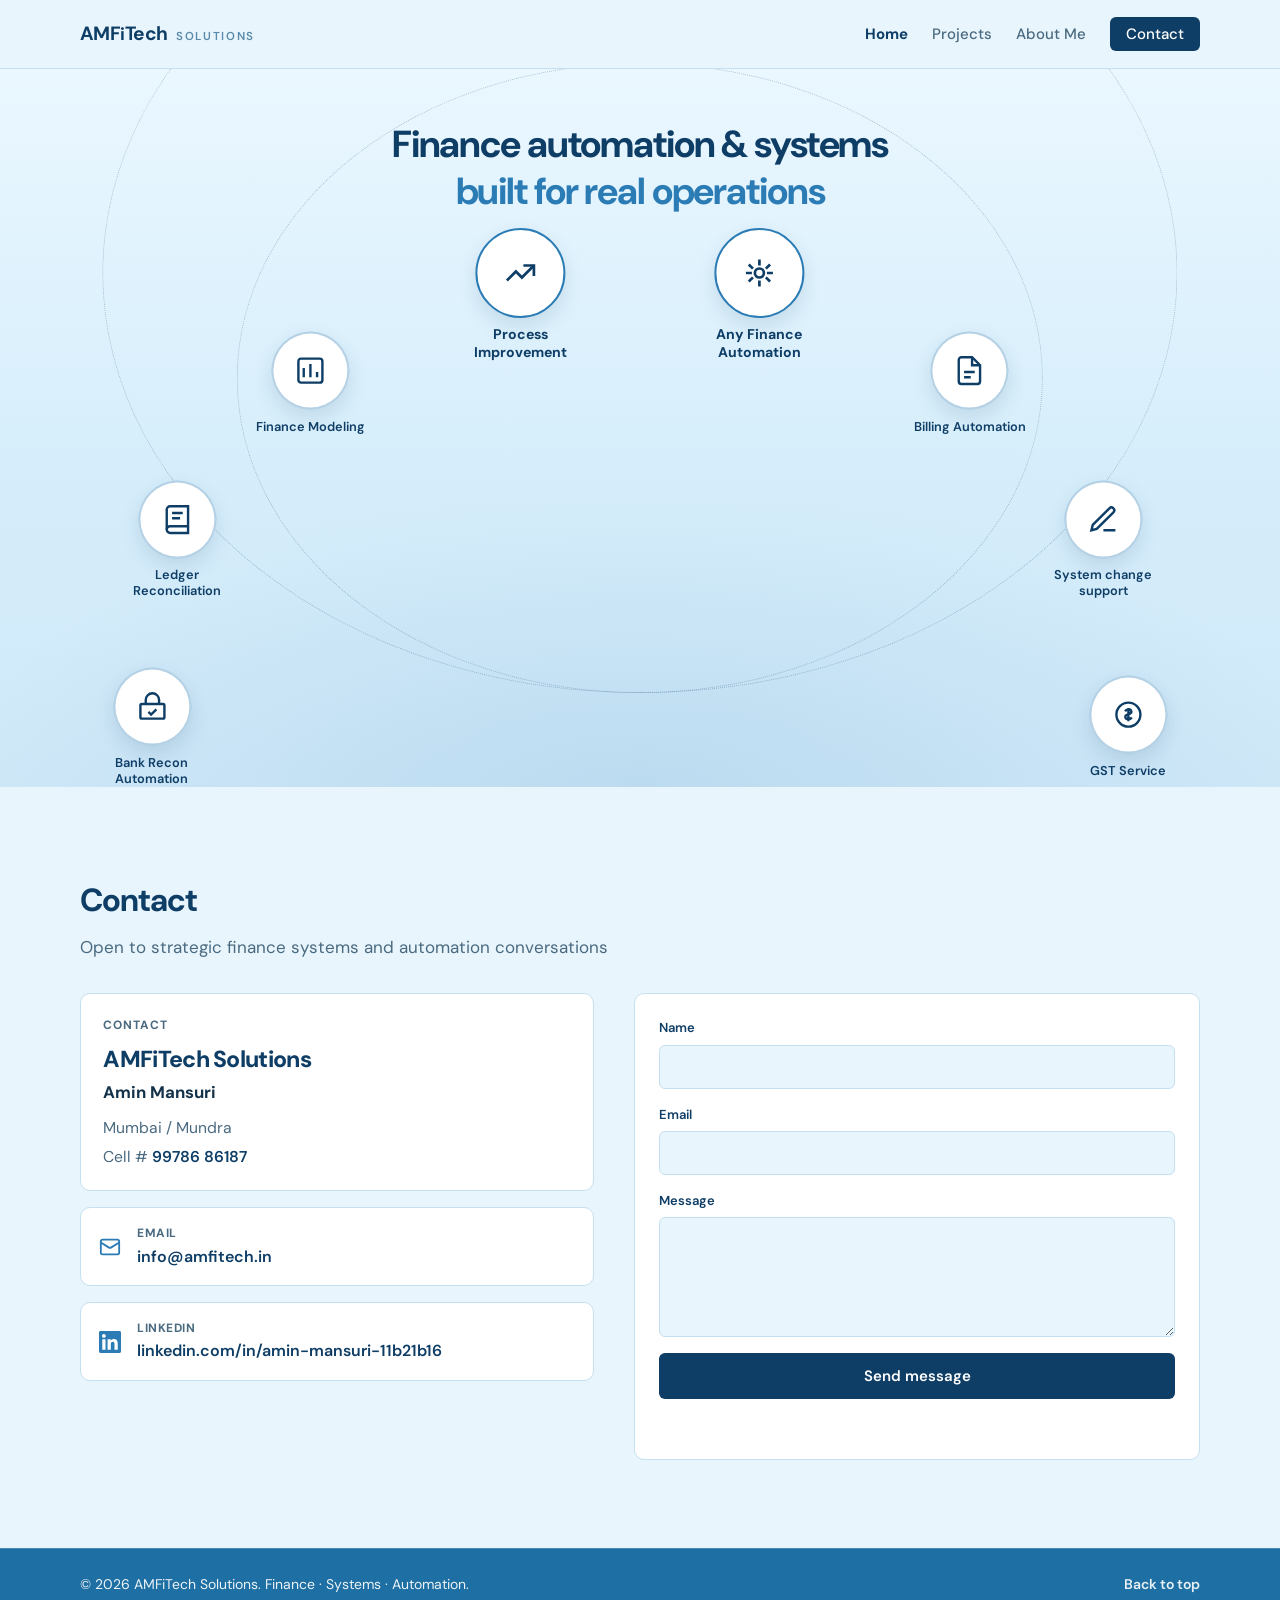
<file: index.html>
<!DOCTYPE html>
<html lang="en">
<head>
  <!-- Google tag (gtag.js) -->
  <script async src="https://www.googletagmanager.com/gtag/js?id=G-T3QS1VEZLN"></script>
  <script>
    window.dataLayer = window.dataLayer || [];
    function gtag(){dataLayer.push(arguments);}
    gtag('js', new Date());
    gtag('config', 'G-T3QS1VEZLN');
  </script>
  <meta charset="UTF-8" />
  <meta name="viewport" content="width=device-width, initial-scale=1.0" />
  <meta name="description" content="AMFiTech Solutions — Amin Mansuri. Finance automation, reconciliation, ERP, GST, and systems support." />
  <title>AMFiTech Solutions | Amin Mansuri</title>
  <link rel="preconnect" href="https://fonts.googleapis.com" />
  <link rel="preconnect" href="https://fonts.gstatic.com" crossorigin />
  <link href="https://fonts.googleapis.com/css2?family=DM+Sans:ital,opsz,wght@0,9..40,400;0,9..40,500;0,9..40,600;0,9..40,700;1,9..40,400&display=swap" rel="stylesheet" />
  <link rel="stylesheet" href="css/styles.css" />
</head>
<body>
  <a class="skip-link" href="#main">Skip to content</a>

  <header class="site-header" id="top">
    <div class="container header-inner">
      <a href="index.html" class="logo" aria-label="AMFiTech Solutions — Home">
        <span class="logo-text">
          <span class="logo-name">AMF<span>i</span>Tech</span>
          <span class="logo-tag">Solutions</span>
        </span>
      </a>
      <button type="button" class="nav-toggle" aria-expanded="false" aria-controls="site-nav" aria-label="Open menu">
        <span class="nav-toggle-bar"></span>
        <span class="nav-toggle-bar"></span>
        <span class="nav-toggle-bar"></span>
      </button>
      <nav class="site-nav" id="site-nav" aria-label="Primary">
        <ul class="nav-list">
          <li><a href="index.html" aria-current="page">Home</a></li>
          <li><a href="projects.html">Projects</a></li>
          <li><a href="about.html">About Me</a></li>
          <li><a href="#contact" class="nav-cta">Contact</a></li>
        </ul>
      </nav>
    </div>
  </header>

  <main id="main">
    <section class="solutions" aria-labelledby="solutions-title">
      <div class="container">
        <h1 id="solutions-title" class="solutions-title reveal">
          Finance automation &amp; systems<br />
          <span>built for real operations</span>
        </h1>
      </div>

      <div class="arc-stage" aria-hidden="false">
        <div class="arc-rings" aria-hidden="true">
          <span class="arc-ring arc-ring-outer"></span>
          <span class="arc-ring arc-ring-inner"></span>
        </div>
        <ul class="arc-list">
          <li class="arc-item" style="--i: 0">
            <a href="#contact" class="service-node">
              <span class="service-icon">
                <svg viewBox="0 0 24 24" fill="none" stroke="currentColor" stroke-width="1.8" aria-hidden="true"><rect x="3" y="10" width="18" height="11" rx="1"/><path d="M7 10V7a5 5 0 0 1 10 0v3"/><path d="m9 16 2 2 4-4"/></svg>
              </span>
              <span class="service-label">Bank Recon Automation</span>
            </a>
          </li>
          <li class="arc-item" style="--i: 1">
            <a href="#contact" class="service-node">
              <span class="service-icon">
                <svg viewBox="0 0 24 24" fill="none" stroke="currentColor" stroke-width="1.8" aria-hidden="true"><path d="M4 19.5A2.5 2.5 0 0 1 6.5 17H20"/><path d="M6.5 2H20v20H6.5A2.5 2.5 0 0 1 4 19.5v-15A2.5 2.5 0 0 1 6.5 2z"/><path d="M8 7h8M8 11h6"/></svg>
              </span>
              <span class="service-label">Ledger Reconciliation</span>
            </a>
          </li>
          <li class="arc-item" style="--i: 2">
            <a href="#contact" class="service-node">
              <span class="service-icon">
                <svg viewBox="0 0 24 24" fill="none" stroke="currentColor" stroke-width="1.8" aria-hidden="true"><rect x="3" y="3" width="18" height="18" rx="2"/><path d="M7 17V10M12 17V7M17 17v-4"/></svg>
              </span>
              <span class="service-label">Finance Modeling</span>
            </a>
          </li>
          <li class="arc-item is-center" style="--i: 3">
            <a href="#contact" class="service-node">
              <span class="service-icon">
                <svg viewBox="0 0 24 24" fill="none" stroke="currentColor" stroke-width="1.8" aria-hidden="true"><path d="M3 17 9 11l4 4 8-8"/><path d="M14 7h7v7"/></svg>
              </span>
              <span class="service-label">Process Improvement</span>
            </a>
          </li>
          <li class="arc-item is-center" style="--i: 4">
            <a href="#contact" class="service-node">
              <span class="service-icon">
                <svg viewBox="0 0 24 24" fill="none" stroke="currentColor" stroke-width="1.8" aria-hidden="true"><path d="M12 3v4M12 17v4M4.9 6.3l2.8 2.8M16.3 14.9l2.8 2.8M3 12h4M17 12h4M4.9 17.7l2.8-2.8M16.3 9.1l2.8-2.8"/><circle cx="12" cy="12" r="3"/></svg>
              </span>
              <span class="service-label">Any Finance Automation</span>
            </a>
          </li>
          <li class="arc-item" style="--i: 5">
            <a href="#contact" class="service-node">
              <span class="service-icon">
                <svg viewBox="0 0 24 24" fill="none" stroke="currentColor" stroke-width="1.8" aria-hidden="true"><path d="M14 2H6a2 2 0 0 0-2 2v16a2 2 0 0 0 2 2h12a2 2 0 0 0 2-2V8z"/><path d="M14 2v6h6M8 13h8M8 17h5"/></svg>
              </span>
              <span class="service-label">Billing Automation</span>
            </a>
          </li>
          <li class="arc-item" style="--i: 6">
            <a href="#contact" class="service-node">
              <span class="service-icon">
                <svg viewBox="0 0 24 24" fill="none" stroke="currentColor" stroke-width="1.8" aria-hidden="true"><path d="M12 20h9"/><path d="M16.5 3.5a2.1 2.1 0 0 1 3 3L7 19l-4 1 1-4 12.5-12.5z"/></svg>
              </span>
              <span class="service-label">System change support</span>
            </a>
          </li>
          <li class="arc-item" style="--i: 7">
            <a href="#contact" class="service-node">
              <span class="service-icon">
                <svg viewBox="0 0 24 24" fill="none" stroke="currentColor" stroke-width="1.8" aria-hidden="true"><circle cx="12" cy="12" r="9"/><path d="M12 7v10M9.5 9.5c.6-1 1.5-1.5 2.5-1.5s2 .6 2.2 1.6c.2 1.2-1 1.8-2.2 2.1-1.3.4-2.5 1-2.3 2.3.2 1.1 1.2 1.5 2.3 1.5s1.9-.5 2.5-1.5"/></svg>
              </span>
              <span class="service-label">GST Service</span>
            </a>
          </li>
        </ul>
      </div>

      <ul class="solutions-grid">
        <li>
          <a href="#contact" class="service-node">
            <span class="service-icon"><svg viewBox="0 0 24 24" fill="none" stroke="currentColor" stroke-width="1.8" aria-hidden="true"><rect x="3" y="10" width="18" height="11" rx="1"/><path d="M7 10V7a5 5 0 0 1 10 0v3"/><path d="m9 16 2 2 4-4"/></svg></span>
            <span class="service-label">Bank Recon Automation</span>
          </a>
        </li>
        <li>
          <a href="#contact" class="service-node">
            <span class="service-icon"><svg viewBox="0 0 24 24" fill="none" stroke="currentColor" stroke-width="1.8" aria-hidden="true"><path d="M4 19.5A2.5 2.5 0 0 1 6.5 17H20"/><path d="M6.5 2H20v20H6.5A2.5 2.5 0 0 1 4 19.5v-15A2.5 2.5 0 0 1 6.5 2z"/><path d="M8 7h8M8 11h6"/></svg></span>
            <span class="service-label">Ledger Reconciliation</span>
          </a>
        </li>
        <li>
          <a href="#contact" class="service-node">
            <span class="service-icon"><svg viewBox="0 0 24 24" fill="none" stroke="currentColor" stroke-width="1.8" aria-hidden="true"><rect x="3" y="3" width="18" height="18" rx="2"/><path d="M7 17V10M12 17V7M17 17v-4"/></svg></span>
            <span class="service-label">Finance Modeling</span>
          </a>
        </li>
        <li>
          <a href="#contact" class="service-node">
            <span class="service-icon"><svg viewBox="0 0 24 24" fill="none" stroke="currentColor" stroke-width="1.8" aria-hidden="true"><path d="M3 17 9 11l4 4 8-8"/><path d="M14 7h7v7"/></svg></span>
            <span class="service-label">Process Improvement</span>
          </a>
        </li>
        <li>
          <a href="#contact" class="service-node">
            <span class="service-icon"><svg viewBox="0 0 24 24" fill="none" stroke="currentColor" stroke-width="1.8" aria-hidden="true"><path d="M12 3v4M12 17v4M4.9 6.3l2.8 2.8M16.3 14.9l2.8 2.8M3 12h4M17 12h4M4.9 17.7l2.8-2.8M16.3 9.1l2.8-2.8"/><circle cx="12" cy="12" r="3"/></svg></span>
            <span class="service-label">Any Finance Automation</span>
          </a>
        </li>
        <li>
          <a href="#contact" class="service-node">
            <span class="service-icon"><svg viewBox="0 0 24 24" fill="none" stroke="currentColor" stroke-width="1.8" aria-hidden="true"><path d="M14 2H6a2 2 0 0 0-2 2v16a2 2 0 0 0 2 2h12a2 2 0 0 0 2-2V8z"/><path d="M14 2v6h6M8 13h8M8 17h5"/></svg></span>
            <span class="service-label">Billing Automation</span>
          </a>
        </li>
        <li>
          <a href="#contact" class="service-node">
            <span class="service-icon"><svg viewBox="0 0 24 24" fill="none" stroke="currentColor" stroke-width="1.8" aria-hidden="true"><path d="M12 20h9"/><path d="M16.5 3.5a2.1 2.1 0 0 1 3 3L7 19l-4 1 1-4 12.5-12.5z"/></svg></span>
            <span class="service-label">System change support</span>
          </a>
        </li>
        <li>
          <a href="#contact" class="service-node">
            <span class="service-icon"><svg viewBox="0 0 24 24" fill="none" stroke="currentColor" stroke-width="1.8" aria-hidden="true"><circle cx="12" cy="12" r="9"/><path d="M12 7v10M9.5 9.5c.6-1 1.5-1.5 2.5-1.5s2 .6 2.2 1.6c.2 1.2-1 1.8-2.2 2.1-1.3.4-2.5 1-2.3 2.3.2 1.1 1.2 1.5 2.3 1.5s1.9-.5 2.5-1.5"/></svg></span>
            <span class="service-label">GST Service</span>
          </a>
        </li>
      </ul>
    </section>

    <section class="section" id="contact" aria-labelledby="contact-title">
      <div class="container">
        <div class="section-head reveal">
          <h2 id="contact-title" class="section-title">Contact</h2>
          <p class="section-intro">Open to strategic finance systems and automation conversations</p>
        </div>
        <div class="contact-grid">
          <div class="contact-direct reveal">
            <div class="contact-card">
              <p class="contact-kicker">Contact</p>
              <p class="contact-company">AMFiTech Solutions</p>
              <p class="contact-person">Amin Mansuri</p>
              <p class="contact-place">Mumbai / Mundra</p>
              <p class="contact-phone">
                Cell # <a href="tel:+919978686187">99786 86187</a>
              </p>
            </div>
            <a href="mailto:info@amfitech.in" class="contact-link">
              <span class="contact-link-icon" aria-hidden="true">
                <svg width="22" height="22" viewBox="0 0 24 24" fill="none" stroke="currentColor" stroke-width="2"><rect x="2" y="4" width="20" height="16" rx="2"/><path d="m22 7-8.97 5.7a1.94 1.94 0 0 1-2.06 0L2 7"/></svg>
              </span>
              <span>
                <span class="contact-link-label">Email</span>
                <span class="contact-link-value">info@amfitech.in</span>
              </span>
            </a>
            <a href="https://www.linkedin.com/in/amin-mansuri-11b21b16" class="contact-link" target="_blank" rel="noopener noreferrer">
              <span class="contact-link-icon" aria-hidden="true">
                <svg width="22" height="22" viewBox="0 0 24 24" fill="currentColor"><path d="M20.447 20.452h-3.554v-5.569c0-1.328-.027-3.037-1.852-3.037-1.853 0-2.136 1.445-2.136 2.939v5.667H9.351V9h3.414v1.561h.046c.477-.9 1.637-1.85 3.37-1.85 3.601 0 4.267 2.37 4.267 5.455v6.286zM5.337 7.433c-1.144 0-2.063-.926-2.063-2.065 0-1.138.92-2.063 2.063-2.063 1.14 0 2.064.925 2.064 2.063 0 1.139-.925 2.065-2.064 2.065zm1.782 13.019H3.555V9h3.564v11.452zM22.225 0H1.771C.792 0 0 .774 0 1.729v20.542C0 23.227.792 24 1.771 24h20.451C23.2 24 24 23.227 24 22.271V1.729C24 .774 23.2 0 22.222 0h.003z"/></svg>
              </span>
              <span>
                <span class="contact-link-label">LinkedIn</span>
                <span class="contact-link-value">linkedin.com/in/amin-mansuri-11b21b16</span>
              </span>
            </a>
          </div>
          <div class="contact-form-wrap reveal">
            <form class="contact-form" id="contact-form" action="https://api.web3forms.com/submit" method="POST">
              <input type="hidden" name="access_key" value="728d4464-3ea1-4f83-969c-48255b19573f" />
              <input type="hidden" name="subject" value="Inquiry from AMFiTech website" />
              <input type="hidden" name="from_name" value="AMFiTech website" />
              <input type="checkbox" name="botcheck" class="honey" tabindex="-1" autocomplete="off" aria-hidden="true" />
              <label class="form-field">
                <span class="form-label">Name</span>
                <input type="text" name="name" required autocomplete="name" />
              </label>
              <label class="form-field">
                <span class="form-label">Email</span>
                <input type="email" name="email" required autocomplete="email" />
              </label>
              <label class="form-field">
                <span class="form-label">Message</span>
                <textarea name="message" rows="4" required></textarea>
              </label>
              <button type="submit" class="btn btn-primary">Send message</button>
              <p class="form-status" id="form-status" role="status" aria-live="polite"></p>
            </form>
          </div>
        </div>
      </div>
    </section>
  </main>

  <footer class="site-footer">
    <div class="container footer-inner">
      <p>© <span id="year"></span> AMFiTech Solutions. Finance · Systems · Automation.</p>
      <a href="#top" class="footer-top">Back to top</a>
    </div>
  </footer>

  <script src="js/main.js"></script>
</body>
</html>
</file>
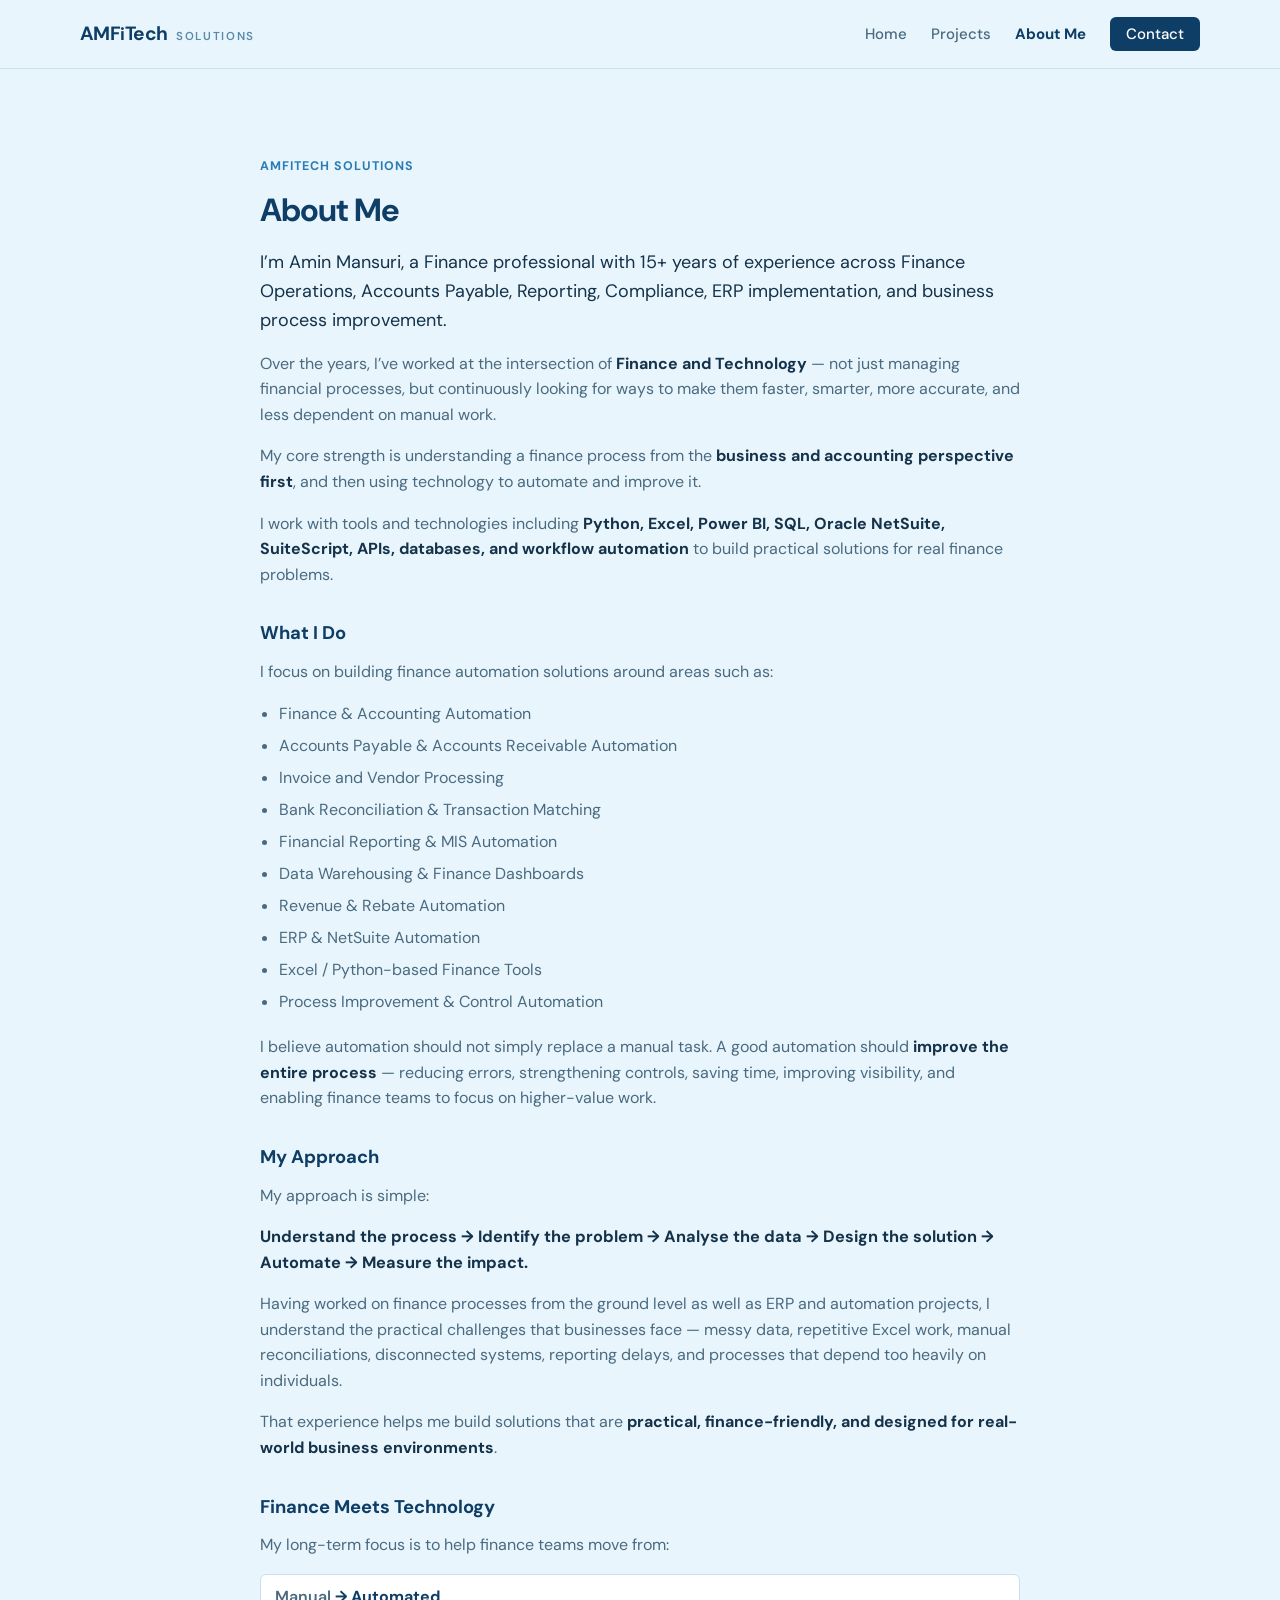
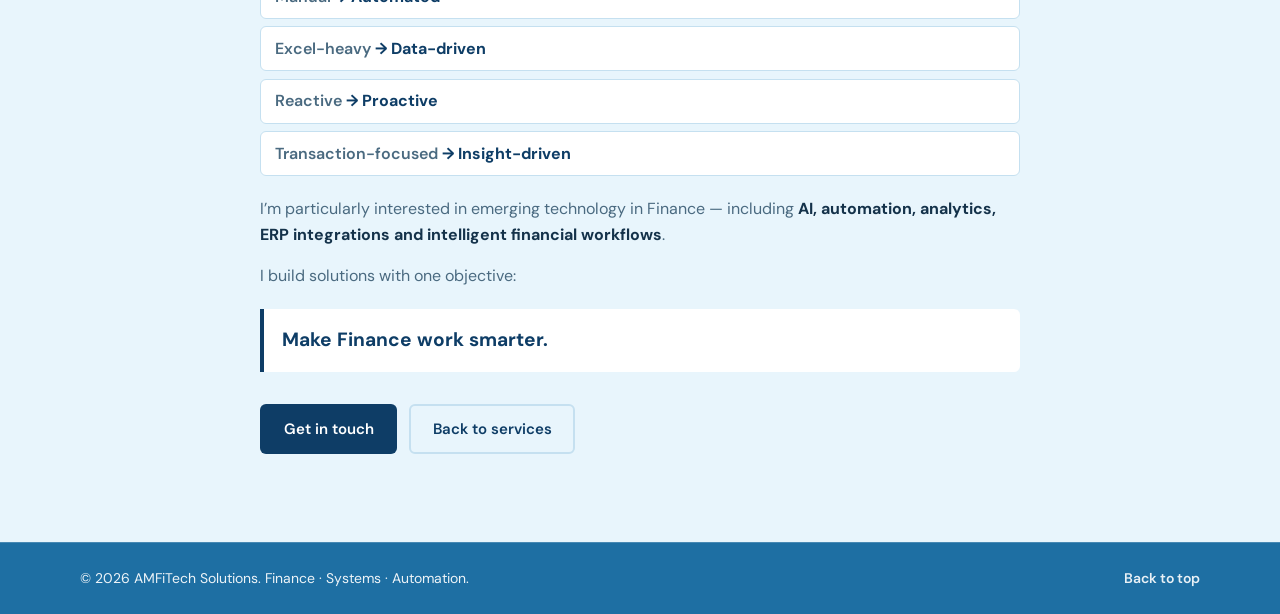
<file: about.html>
<!DOCTYPE html>
<html lang="en">
<head>
  <!-- Google tag (gtag.js) -->
  <script async src="https://www.googletagmanager.com/gtag/js?id=G-T3QS1VEZLN"></script>
  <script>
    window.dataLayer = window.dataLayer || [];
    function gtag(){dataLayer.push(arguments);}
    gtag('js', new Date());
    gtag('config', 'G-T3QS1VEZLN');
  </script>
  <meta charset="UTF-8" />
  <meta name="viewport" content="width=device-width, initial-scale=1.0" />
  <meta name="description" content="About Amin Mansuri — Finance professional with 15+ years across operations, ERP, automation, and process improvement." />
  <title>About Me | AMFiTech Solutions</title>
  <link rel="preconnect" href="https://fonts.googleapis.com" />
  <link rel="preconnect" href="https://fonts.gstatic.com" crossorigin />
  <link href="https://fonts.googleapis.com/css2?family=DM+Sans:ital,opsz,wght@0,9..40,400;0,9..40,500;0,9..40,600;0,9..40,700;1,9..40,400&display=swap" rel="stylesheet" />
  <link rel="stylesheet" href="css/styles.css" />
</head>
<body>
  <a class="skip-link" href="#main">Skip to content</a>

  <header class="site-header" id="top">
    <div class="container header-inner">
      <a href="index.html" class="logo" aria-label="AMFiTech Solutions — Home">
        <span class="logo-text">
          <span class="logo-name">AMF<span>i</span>Tech</span>
          <span class="logo-tag">Solutions</span>
        </span>
      </a>
      <button type="button" class="nav-toggle" aria-expanded="false" aria-controls="site-nav" aria-label="Open menu">
        <span class="nav-toggle-bar"></span>
        <span class="nav-toggle-bar"></span>
        <span class="nav-toggle-bar"></span>
      </button>
      <nav class="site-nav" id="site-nav" aria-label="Primary">
        <ul class="nav-list">
          <li><a href="index.html">Home</a></li>
          <li><a href="projects.html">Projects</a></li>
          <li><a href="about.html" aria-current="page">About Me</a></li>
          <li><a href="index.html#contact" class="nav-cta">Contact</a></li>
        </ul>
      </nav>
    </div>
  </header>

  <main id="main">
    <article class="section about-page" aria-labelledby="about-title">
      <div class="container about-wrap">
        <p class="about-kicker reveal">AMFiTech Solutions</p>
        <h1 id="about-title" class="section-title reveal">About Me</h1>

        <div class="prose reveal">
          <p class="lead">
            I’m Amin Mansuri, a Finance professional with 15+ years of experience across Finance Operations, Accounts Payable, Reporting, Compliance, ERP implementation, and business process improvement.
          </p>
          <p>
            Over the years, I’ve worked at the intersection of <strong>Finance and Technology</strong> — not just managing financial processes, but continuously looking for ways to make them faster, smarter, more accurate, and less dependent on manual work.
          </p>
          <p>
            My core strength is understanding a finance process from the <strong>business and accounting perspective first</strong>, and then using technology to automate and improve it.
          </p>
          <p>
            I work with tools and technologies including <strong>Python, Excel, Power BI, SQL, Oracle NetSuite, SuiteScript, APIs, databases, and workflow automation</strong> to build practical solutions for real finance problems.
          </p>

          <h2 class="prose-subtitle">What I Do</h2>
          <p>I focus on building finance automation solutions around areas such as:</p>
          <ul class="about-list">
            <li>Finance &amp; Accounting Automation</li>
            <li>Accounts Payable &amp; Accounts Receivable Automation</li>
            <li>Invoice and Vendor Processing</li>
            <li>Bank Reconciliation &amp; Transaction Matching</li>
            <li>Financial Reporting &amp; MIS Automation</li>
            <li>Data Warehousing &amp; Finance Dashboards</li>
            <li>Revenue &amp; Rebate Automation</li>
            <li>ERP &amp; NetSuite Automation</li>
            <li>Excel / Python-based Finance Tools</li>
            <li>Process Improvement &amp; Control Automation</li>
          </ul>
          <p>
            I believe automation should not simply replace a manual task. A good automation should <strong>improve the entire process</strong> — reducing errors, strengthening controls, saving time, improving visibility, and enabling finance teams to focus on higher-value work.
          </p>

          <h2 class="prose-subtitle">My Approach</h2>
          <p>My approach is simple:</p>
          <p class="approach-line"><strong>Understand the process → Identify the problem → Analyse the data → Design the solution → Automate → Measure the impact.</strong></p>
          <p>
            Having worked on finance processes from the ground level as well as ERP and automation projects, I understand the practical challenges that businesses face — messy data, repetitive Excel work, manual reconciliations, disconnected systems, reporting delays, and processes that depend too heavily on individuals.
          </p>
          <p>
            That experience helps me build solutions that are <strong>practical, finance-friendly, and designed for real-world business environments</strong>.
          </p>

          <h2 class="prose-subtitle">Finance Meets Technology</h2>
          <p>My long-term focus is to help finance teams move from:</p>
          <ul class="shift-list">
            <li><span>Manual</span> → Automated</li>
            <li><span>Excel-heavy</span> → Data-driven</li>
            <li><span>Reactive</span> → Proactive</li>
            <li><span>Transaction-focused</span> → Insight-driven</li>
          </ul>
          <p>
            I’m particularly interested in emerging technology in Finance — including <strong>AI, automation, analytics, ERP integrations and intelligent financial workflows</strong>.
          </p>
          <p>I build solutions with one objective:</p>
          <blockquote>
            <p>Make Finance work smarter.</p>
          </blockquote>
        </div>

        <div class="about-actions reveal">
          <a href="index.html#contact" class="btn btn-primary">Get in touch</a>
          <a href="index.html" class="btn btn-secondary">Back to services</a>
        </div>
      </div>
    </article>
  </main>

  <footer class="site-footer">
    <div class="container footer-inner">
      <p>© <span id="year"></span> AMFiTech Solutions. Finance · Systems · Automation.</p>
      <a href="#top" class="footer-top">Back to top</a>
    </div>
  </footer>

  <script src="js/main.js"></script>
</body>
</html>
</file>
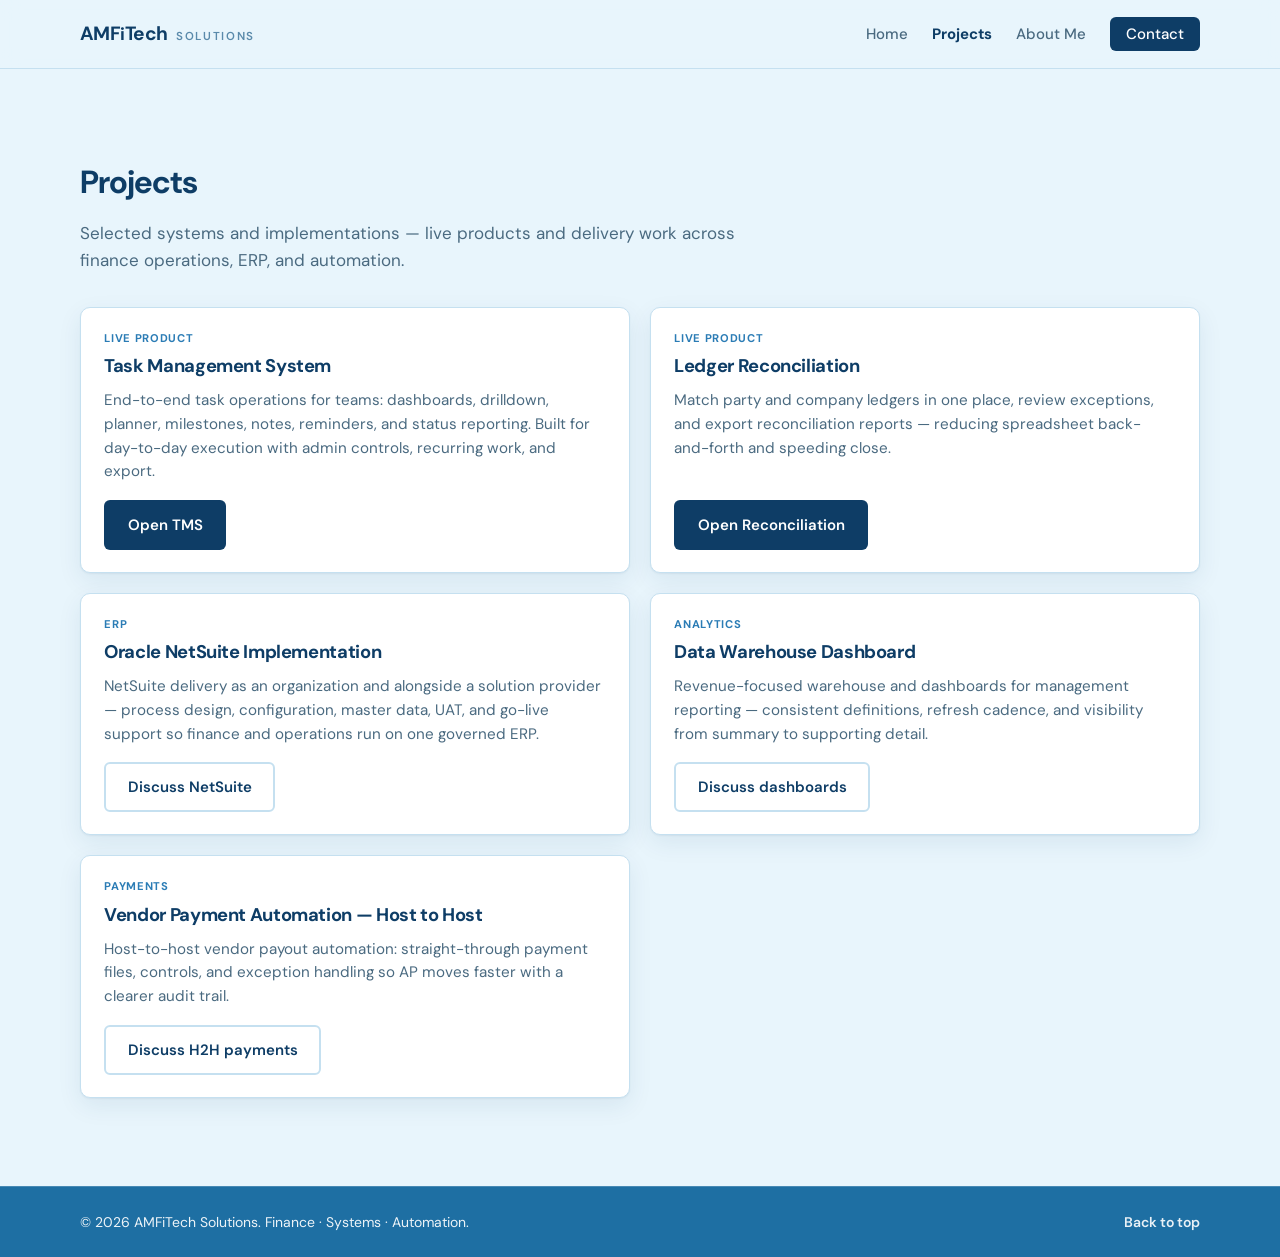
<file: projects.html>
<!DOCTYPE html>
<html lang="en">
<head>
  <!-- Google tag (gtag.js) -->
  <script async src="https://www.googletagmanager.com/gtag/js?id=G-T3QS1VEZLN"></script>
  <script>
    window.dataLayer = window.dataLayer || [];
    function gtag(){dataLayer.push(arguments);}
    gtag('js', new Date());
    gtag('config', 'G-T3QS1VEZLN');
  </script>
  <meta charset="UTF-8" />
  <meta name="viewport" content="width=device-width, initial-scale=1.0" />
  <meta name="description" content="AMFiTech projects — Task Management System, Ledger Reconciliation, NetSuite, data warehouse dashboards, and vendor payment automation." />
  <title>Projects | AMFiTech Solutions</title>
  <link rel="preconnect" href="https://fonts.googleapis.com" />
  <link rel="preconnect" href="https://fonts.gstatic.com" crossorigin />
  <link href="https://fonts.googleapis.com/css2?family=DM+Sans:ital,opsz,wght@0,9..40,400;0,9..40,500;0,9..40,600;0,9..40,700;1,9..40,400&display=swap" rel="stylesheet" />
  <link rel="stylesheet" href="css/styles.css" />
</head>
<body>
  <a class="skip-link" href="#main">Skip to content</a>

  <header class="site-header" id="top">
    <div class="container header-inner">
      <a href="index.html" class="logo" aria-label="AMFiTech Solutions — Home">
        <span class="logo-text">
          <span class="logo-name">AMF<span>i</span>Tech</span>
          <span class="logo-tag">Solutions</span>
        </span>
      </a>
      <button type="button" class="nav-toggle" aria-expanded="false" aria-controls="site-nav" aria-label="Open menu">
        <span class="nav-toggle-bar"></span>
        <span class="nav-toggle-bar"></span>
        <span class="nav-toggle-bar"></span>
      </button>
      <nav class="site-nav" id="site-nav" aria-label="Primary">
        <ul class="nav-list">
          <li><a href="index.html">Home</a></li>
          <li><a href="projects.html" aria-current="page">Projects</a></li>
          <li><a href="about.html">About Me</a></li>
          <li><a href="index.html#contact" class="nav-cta">Contact</a></li>
        </ul>
      </nav>
    </div>
  </header>

  <main id="main">
    <section class="section projects-page" aria-labelledby="projects-title">
      <div class="container">
        <div class="projects-head reveal">
          <h1 id="projects-title" class="section-title">Projects</h1>
          <p class="section-intro">Selected systems and implementations — live products and delivery work across finance operations, ERP, and automation.</p>
        </div>

        <div class="project-grid">
          <article class="project-card reveal">
            <span class="project-card-tag">Live product</span>
            <h2>Task Management System</h2>
            <p>
              End-to-end task operations for teams: dashboards, drilldown, planner, milestones, notes, reminders, and status reporting. Built for day-to-day execution with admin controls, recurring work, and export.
            </p>
            <a class="btn btn-primary" href="https://tms.amfitech.in/" target="_blank" rel="noopener noreferrer">Open TMS</a>
          </article>

          <article class="project-card reveal">
            <span class="project-card-tag">Live product</span>
            <h2>Ledger Reconciliation</h2>
            <p>
              Match party and company ledgers in one place, review exceptions, and export reconciliation reports — reducing spreadsheet back-and-forth and speeding close.
            </p>
            <a class="btn btn-primary" href="https://recon.amfitech.in/" target="_blank" rel="noopener noreferrer">Open Reconciliation</a>
          </article>

          <article class="project-card reveal">
            <span class="project-card-tag">ERP</span>
            <h2>Oracle NetSuite Implementation</h2>
            <p>
              NetSuite delivery as an organization and alongside a solution provider — process design, configuration, master data, UAT, and go-live support so finance and operations run on one governed ERP.
            </p>
            <a class="btn btn-secondary" href="index.html#contact">Discuss NetSuite</a>
          </article>

          <article class="project-card reveal">
            <span class="project-card-tag">Analytics</span>
            <h2>Data Warehouse Dashboard</h2>
            <p>
              Revenue-focused warehouse and dashboards for management reporting — consistent definitions, refresh cadence, and visibility from summary to supporting detail.
            </p>
            <a class="btn btn-secondary" href="index.html#contact">Discuss dashboards</a>
          </article>

          <article class="project-card reveal">
            <span class="project-card-tag">Payments</span>
            <h2>Vendor Payment Automation — Host to Host</h2>
            <p>
              Host-to-host vendor payout automation: straight-through payment files, controls, and exception handling so AP moves faster with a clearer audit trail.
            </p>
            <a class="btn btn-secondary" href="index.html#contact">Discuss H2H payments</a>
          </article>
        </div>
      </div>
    </section>
  </main>

  <footer class="site-footer">
    <div class="container footer-inner">
      <p>© <span id="year"></span> AMFiTech Solutions. Finance · Systems · Automation.</p>
      <a href="#top" class="footer-top">Back to top</a>
    </div>
  </footer>

  <script src="js/main.js"></script>
</body>
</html>
</file>
<file: css/styles.css>
/* —— Design tokens: light sky blue + navy —— */
:root {
  --color-bg: #e8f5fc;
  --color-surface: #ffffff;
  --color-text: #14324a;
  --color-text-muted: #4a6a80;
  --color-border: #c5e0f0;
  --color-navy: #0e3d66;
  --color-navy-hover: #165a8f;
  --color-accent: #2b7cb5;
  --color-grey-fill: #d9eef8;
  --color-gold: #d4a017;
  --color-solutions: #d6eefb;
  --color-footer: #1e6fa3;
  --font: "DM Sans", system-ui, -apple-system, sans-serif;
  --radius: 10px;
  --radius-sm: 6px;
  --shadow: 0 1px 2px rgba(14, 61, 102, 0.06), 0 8px 24px rgba(14, 61, 102, 0.08);
  --header-h: 68px;
  --ease: cubic-bezier(0.25, 0.1, 0.25, 1);
  --transition: 0.22s var(--ease);
}

*,
*::before,
*::after {
  box-sizing: border-box;
}

html {
  scroll-behavior: smooth;
}

@media (prefers-reduced-motion: reduce) {
  html {
    scroll-behavior: auto;
  }
  .reveal {
    opacity: 1 !important;
    transform: none !important;
    transition: none !important;
  }
}

body {
  margin: 0;
  font-family: var(--font);
  font-size: 1rem;
  line-height: 1.6;
  color: var(--color-text);
  background: var(--color-bg);
  -webkit-font-smoothing: antialiased;
}

.skip-link {
  position: absolute;
  top: -100px;
  left: 1rem;
  padding: 0.5rem 1rem;
  background: var(--color-navy);
  color: #fff;
  z-index: 1000;
  border-radius: var(--radius-sm);
  font-weight: 600;
}

.skip-link:focus {
  top: 1rem;
}

.container {
  width: min(1120px, 100% - 2rem);
  margin-inline: auto;
}

.container.narrow {
  width: min(720px, 100% - 2rem);
}

/* —— Header —— */
.site-header {
  position: sticky;
  top: 0;
  z-index: 100;
  background: rgba(232, 245, 252, 0.92);
  backdrop-filter: blur(10px);
  border-bottom: 1px solid var(--color-border);
}

.header-inner {
  display: flex;
  align-items: center;
  justify-content: space-between;
  min-height: var(--header-h);
  gap: 1rem;
}

.logo {
  display: flex;
  align-items: center;
  flex-shrink: 0;
  text-decoration: none;
  color: var(--color-navy);
}

.logo-text {
  display: flex;
  align-items: baseline;
  gap: 0.55rem;
  line-height: 1;
}

.logo-name {
  font-weight: 700;
  font-size: 1.2rem;
  letter-spacing: -0.03em;
  color: var(--color-navy);
}

.logo-name span {
  font-weight: 700;
  font-size: 0.92em;
}

.logo-tag {
  font-weight: 600;
  font-size: 0.72rem;
  letter-spacing: 0.14em;
  text-transform: uppercase;
  color: #5a8aab;
}

.nav-toggle {
  display: none;
  flex-direction: column;
  gap: 5px;
  padding: 0.5rem;
  background: none;
  border: none;
  cursor: pointer;
  border-radius: var(--radius-sm);
}

.nav-toggle-bar {
  width: 22px;
  height: 2px;
  background: var(--color-navy);
  border-radius: 1px;
  transition: transform var(--transition), opacity var(--transition);
}

.nav-toggle[aria-expanded="true"] .nav-toggle-bar:nth-child(1) {
  transform: translateY(7px) rotate(45deg);
}

.nav-toggle[aria-expanded="true"] .nav-toggle-bar:nth-child(2) {
  opacity: 0;
}

.nav-toggle[aria-expanded="true"] .nav-toggle-bar:nth-child(3) {
  transform: translateY(-7px) rotate(-45deg);
}

.nav-list {
  display: flex;
  flex-wrap: wrap;
  align-items: center;
  gap: 0.25rem 1.5rem;
  list-style: none;
  margin: 0;
  padding: 0;
}

.site-nav a {
  color: var(--color-text-muted);
  text-decoration: none;
  font-weight: 500;
  font-size: 0.9375rem;
  transition: color var(--transition);
}

.site-nav a:hover,
.site-nav a:focus-visible {
  color: var(--color-navy);
}

.nav-cta {
  padding: 0.45rem 1rem;
  background: var(--color-navy);
  color: #fff !important;
  border-radius: var(--radius-sm);
  transition: background var(--transition), transform var(--transition);
}

.nav-cta:hover,
.nav-cta:focus-visible {
  background: var(--color-navy-hover);
}

@media (max-width: 768px) {
  .logo-name {
    font-size: 1.05rem;
  }

  .logo-tag {
    font-size: 0.62rem;
    letter-spacing: 0.1em;
  }

  .nav-toggle {
    display: flex;
  }

  .site-nav {
    position: absolute;
    top: var(--header-h);
    left: 0;
    right: 0;
    background: var(--color-surface);
    border-bottom: 1px solid var(--color-border);
    padding: 1rem;
    box-shadow: var(--shadow);
    max-height: 0;
    overflow: hidden;
    opacity: 0;
    visibility: hidden;
    transition: max-height 0.35s var(--ease), opacity 0.25s var(--ease), visibility 0.25s;
  }

  .site-nav.is-open {
    max-height: 440px;
    opacity: 1;
    visibility: visible;
  }

  .nav-list {
    flex-direction: column;
    align-items: stretch;
    gap: 0;
  }

  .site-nav li {
    border-bottom: 1px solid var(--color-border);
  }

  .site-nav li:last-child {
    border-bottom: none;
  }

  .site-nav a {
    display: block;
    padding: 0.75rem 0;
  }

  .nav-cta {
    text-align: center;
    margin-top: 0.5rem;
  }
}

/* —— Sections —— */
.section {
  padding: clamp(3.5rem, 8vw, 5.5rem) 0;
}

.section-alt {
  background: var(--color-grey-fill);
}

.section-title {
  font-size: clamp(1.65rem, 3vw, 2rem);
  font-weight: 700;
  color: var(--color-navy);
  letter-spacing: -0.03em;
  margin: 0 0 0.75rem;
}

.section-head .section-title {
  margin-bottom: 0.5rem;
}

.section-intro {
  color: var(--color-text-muted);
  max-width: 42rem;
  margin: 0;
  font-size: 1.0625rem;
}

.text-center {
  text-align: center;
}

.text-center .section-intro {
  margin-inline: auto;
}

/* —— Solutions arc (home) —— */
.solutions {
  background:
    radial-gradient(ellipse 90% 70% at 50% 100%, rgba(43, 124, 181, 0.12) 0%, transparent 60%),
    linear-gradient(180deg, #eaf7ff 0%, var(--color-solutions) 55%, #cfe8f8 100%);
  color: var(--color-navy);
  padding: clamp(2.25rem, 5vw, 3.25rem) 0 clamp(2.5rem, 6vw, 4rem);
  overflow: hidden;
}

.solutions-title {
  text-align: center;
  font-size: clamp(1.55rem, 3.4vw, 2.35rem);
  font-weight: 700;
  line-height: 1.25;
  letter-spacing: -0.03em;
  margin: 0 auto 0.25rem;
  max-width: 40rem;
  color: var(--color-navy);
}

.solutions-title span {
  color: var(--color-accent);
  font-weight: 700;
}

.arc-stage {
  display: none;
}

.arc-list,
.solutions-grid {
  list-style: none;
  margin: 0;
  padding: 0;
}

.solutions-grid {
  display: grid;
  grid-template-columns: repeat(2, minmax(0, 1fr));
  gap: 1.25rem 0.75rem;
  width: min(720px, 100% - 2rem);
  margin: 2rem auto 0;
}

.service-node {
  display: flex;
  flex-direction: column;
  align-items: center;
  gap: 0.55rem;
  text-align: center;
  text-decoration: none;
  color: inherit;
}

.service-icon {
  display: flex;
  align-items: center;
  justify-content: center;
  width: 72px;
  height: 72px;
  border-radius: 50%;
  background: #fff;
  color: var(--color-navy);
  border: 2px solid rgba(43, 124, 181, 0.35);
  box-shadow: 0 8px 20px rgba(14, 61, 102, 0.12);
  transition: transform var(--transition), box-shadow var(--transition), border-color var(--transition), background var(--transition);
}

.service-icon svg {
  width: 30px;
  height: 30px;
}

.service-node:hover .service-icon,
.service-node:focus-visible .service-icon {
  transform: translateY(-3px) scale(1.04);
  background: var(--color-navy);
  color: #fff;
  border-color: var(--color-navy);
  box-shadow: 0 12px 28px rgba(14, 61, 102, 0.22);
}

.service-label {
  font-size: 0.78rem;
  font-weight: 600;
  line-height: 1.25;
  max-width: 8.5rem;
  color: var(--color-navy);
}

@supports (left: calc(50% + cos(180deg) * 1%)) {
  @media (min-width: 900px) {
    .solutions-grid {
      display: none;
    }

    .arc-stage {
      display: block;
      position: relative;
      width: min(1120px, 100%);
      height: 500px;
      margin: 0.5rem auto 0;
    }

    .arc-rings {
      position: absolute;
      inset: 0;
      pointer-events: none;
    }

    .arc-ring {
      position: absolute;
      left: 50%;
      bottom: 6%;
      border: 1.5px dotted rgba(14, 61, 102, 0.28);
      border-radius: 50%;
      transform: translateX(-50%);
    }

    .arc-ring-outer {
      width: 96%;
      height: 168%;
    }

    .arc-ring-inner {
      width: 72%;
      height: 126%;
    }

    .arc-list {
      position: absolute;
      inset: 0;
    }

    .arc-item {
      --angle: calc(188deg - (var(--i) * (196deg / 7)));
      position: absolute;
      left: calc(50% + cos(var(--angle)) * 44%);
      top: calc(90% - sin(var(--angle)) * 78%);
      transform: translate(-50%, -50%);
      width: 8.2rem;
    }

    .arc-item.is-center .service-icon {
      width: 90px;
      height: 90px;
      border-color: var(--color-accent);
      background: #fff;
    }

    .arc-item.is-center .service-icon svg {
      width: 36px;
      height: 36px;
    }

    .arc-item.is-center .service-label {
      font-size: 0.88rem;
      font-weight: 700;
    }

    .arc-item .service-icon {
      width: 78px;
      height: 78px;
    }

    .arc-item .service-icon svg {
      width: 32px;
      height: 32px;
    }

    .arc-item .service-label {
      font-size: 0.8rem;
      max-width: 8.2rem;
    }
  }
}

@media (max-width: 520px) {
  .solutions-grid {
    grid-template-columns: 1fr 1fr;
    gap: 1.1rem 0.5rem;
  }

  .service-icon {
    width: 62px;
    height: 62px;
  }

  .service-icon svg {
    width: 26px;
    height: 26px;
  }

  .service-label {
    font-size: 0.72rem;
    max-width: 7.5rem;
  }
}

/* —— Buttons —— */
.btn {
  display: inline-flex;
  align-items: center;
  justify-content: center;
  gap: 0.5rem;
  padding: 0.7rem 1.35rem;
  font-family: var(--font);
  font-size: 0.9375rem;
  font-weight: 600;
  border-radius: var(--radius-sm);
  text-decoration: none;
  border: 2px solid transparent;
  cursor: pointer;
  transition: background var(--transition), color var(--transition), border-color var(--transition), transform 0.15s var(--ease);
}

.btn:active {
  transform: scale(0.98);
}

.btn-primary {
  background: var(--color-navy);
  color: #fff;
}

.btn-primary:hover {
  background: var(--color-navy-hover);
  color: #fff;
}

.btn-secondary {
  background: transparent;
  color: var(--color-navy);
  border-color: var(--color-border);
}

.btn-secondary:hover {
  border-color: var(--color-navy);
  background: var(--color-surface);
}

.btn-icon svg {
  flex-shrink: 0;
}

/* —— Prose —— */
.prose .lead {
  font-size: 1.125rem;
  color: var(--color-text);
  margin-top: 0;
}

.prose p {
  color: var(--color-text-muted);
  margin: 0 0 1rem;
}

.prose-subtitle {
  font-size: 1.15rem;
  font-weight: 700;
  color: var(--color-navy);
  margin: 2rem 0 0.65rem;
}

.prose strong {
  color: var(--color-text);
  font-weight: 700;
}

.about-page {
  background: var(--color-bg);
}

.about-wrap {
  width: min(760px, 100% - 2rem);
}

.about-kicker {
  font-size: 0.78rem;
  font-weight: 700;
  letter-spacing: 0.08em;
  text-transform: uppercase;
  color: var(--color-accent);
  margin: 0 0 0.5rem;
}

.about-list {
  margin: 0 0 1.25rem;
  padding-left: 1.2rem;
  color: var(--color-text-muted);
}

.about-list li {
  margin-bottom: 0.4rem;
}

.approach-line {
  color: var(--color-navy) !important;
  font-size: 1.02rem;
  line-height: 1.55;
}

.shift-list {
  list-style: none;
  margin: 0 0 1.25rem;
  padding: 0;
  display: grid;
  gap: 0.45rem;
}

.shift-list li {
  padding: 0.55rem 0.85rem;
  background: var(--color-surface);
  border: 1px solid var(--color-border);
  border-radius: var(--radius-sm);
  font-weight: 700;
  color: var(--color-navy);
}

.shift-list span {
  color: var(--color-text-muted);
  font-weight: 600;
}

.prose blockquote {
  margin: 1.25rem 0 0;
  padding: 1rem 1.15rem;
  border-left: 4px solid var(--color-navy);
  background: var(--color-surface);
  border-radius: 0 var(--radius-sm) var(--radius-sm) 0;
}

.prose blockquote p {
  margin: 0;
  font-size: 1.2rem;
  font-weight: 700;
  color: var(--color-navy);
}

.about-actions {
  display: flex;
  flex-wrap: wrap;
  gap: 0.75rem;
  margin-top: 2rem;
}

/* —— Projects —— */
.projects-page {
  background: var(--color-bg);
}

.projects-head {
  margin-bottom: 2rem;
}

.project-grid {
  display: grid;
  gap: 1.25rem;
}

@media (min-width: 720px) {
  .project-grid {
    grid-template-columns: repeat(2, minmax(0, 1fr));
  }
}

.project-card {
  display: flex;
  flex-direction: column;
  padding: 1.4rem 1.45rem 1.35rem;
  background: var(--color-surface);
  border: 1px solid var(--color-border);
  border-radius: var(--radius);
  box-shadow: var(--shadow);
}

.project-card-tag {
  display: inline-block;
  font-size: 0.7rem;
  font-weight: 700;
  letter-spacing: 0.06em;
  text-transform: uppercase;
  color: var(--color-accent);
  margin: 0 0 0.45rem;
}

.project-card h2 {
  margin: 0 0 0.65rem;
  font-size: 1.15rem;
  font-weight: 700;
  color: var(--color-navy);
  letter-spacing: -0.02em;
  line-height: 1.3;
}

.project-card p {
  margin: 0 0 1rem;
  color: var(--color-text-muted);
  font-size: 0.95rem;
  line-height: 1.55;
  flex: 1;
}

.project-card .btn {
  align-self: flex-start;
}

.site-nav a[aria-current="page"] {
  color: var(--color-navy);
  font-weight: 700;
}

.inline-code {
  font-family: ui-monospace, monospace;
  font-size: 0.9em;
  background: var(--color-grey-fill);
  padding: 0.15em 0.4em;
  border-radius: 4px;
}

/* —— Contact —— */
.contact-grid {
  display: grid;
  gap: 2.5rem;
  margin-top: 2rem;
}

@media (min-width: 800px) {
  .contact-grid {
    grid-template-columns: 1fr 1.1fr;
    align-items: start;
  }
}

.contact-direct {
  display: flex;
  flex-direction: column;
  gap: 1rem;
}

.contact-card {
  padding: 1.35rem 1.4rem;
  background: var(--color-surface);
  border: 1px solid var(--color-border);
  border-radius: var(--radius);
}

.contact-kicker {
  margin: 0 0 0.65rem;
  font-size: 0.75rem;
  font-weight: 700;
  letter-spacing: 0.08em;
  text-transform: uppercase;
  color: var(--color-text-muted);
}

.contact-company {
  margin: 0 0 0.35rem;
  font-size: 1.45rem;
  font-weight: 800;
  color: var(--color-navy);
  letter-spacing: -0.03em;
  line-height: 1.2;
}

.contact-person {
  margin: 0 0 0.55rem;
  font-size: 1.05rem;
  font-weight: 700;
  color: var(--color-text);
}

.contact-place,
.contact-phone {
  margin: 0;
  color: var(--color-text-muted);
  font-size: 0.98rem;
}

.contact-place {
  margin-bottom: 0.25rem;
}

.contact-phone a {
  color: var(--color-navy);
  font-weight: 600;
  text-decoration: none;
}

.contact-phone a:hover {
  text-decoration: underline;
}

.contact-link {
  display: flex;
  align-items: center;
  gap: 1rem;
  padding: 1rem 1.15rem;
  background: var(--color-surface);
  border: 1px solid var(--color-border);
  border-radius: var(--radius);
  text-decoration: none;
  color: inherit;
  transition: border-color var(--transition), box-shadow var(--transition);
}

.contact-link:hover {
  border-color: var(--color-navy);
  box-shadow: var(--shadow);
}

.contact-link-icon {
  color: var(--color-accent);
  display: flex;
}

.contact-link-label {
  display: block;
  font-size: 0.75rem;
  font-weight: 700;
  text-transform: uppercase;
  letter-spacing: 0.04em;
  color: var(--color-text-muted);
}

.contact-link-value {
  font-weight: 600;
  color: var(--color-navy);
}

.honey {
  position: absolute;
  left: -9999px;
  width: 1px;
  height: 1px;
  overflow: hidden;
}

.contact-form {
  display: flex;
  flex-direction: column;
  gap: 1rem;
  padding: 1.5rem;
  background: var(--color-surface);
  border: 1px solid var(--color-border);
  border-radius: var(--radius);
}

.form-field {
  display: flex;
  flex-direction: column;
  gap: 0.35rem;
}

.form-label {
  font-size: 0.8125rem;
  font-weight: 600;
  color: var(--color-navy);
}

.contact-form input,
.contact-form textarea {
  font-family: var(--font);
  font-size: 1rem;
  padding: 0.65rem 0.85rem;
  border: 1px solid var(--color-border);
  border-radius: var(--radius-sm);
  background: var(--color-bg);
  color: var(--color-text);
  transition: border-color var(--transition), box-shadow var(--transition);
}

.contact-form input:focus,
.contact-form textarea:focus {
  outline: none;
  border-color: var(--color-accent);
  box-shadow: 0 0 0 3px rgba(43, 124, 181, 0.2);
}

.contact-form textarea {
  resize: vertical;
  min-height: 120px;
}

.form-status {
  min-height: 1.25rem;
  font-size: 0.875rem;
  margin: 0;
}

.form-status.success {
  color: #1b6b3a;
}

.form-status.error {
  color: #b42318;
}

.form-status a {
  color: inherit;
  font-weight: 600;
}

/* —— Footer —— */
.site-footer {
  border-top: 1px solid rgba(255, 255, 255, 0.18);
  background: var(--color-footer);
  color: rgba(255, 255, 255, 0.92);
  padding: 1.5rem 0;
  font-size: 0.875rem;
}

.footer-inner {
  display: flex;
  flex-wrap: wrap;
  align-items: center;
  justify-content: space-between;
  gap: 1rem;
}

.footer-inner p {
  margin: 0;
}

.footer-top {
  color: rgba(255, 255, 255, 0.9);
  font-weight: 600;
  text-decoration: none;
}

.footer-top:hover {
  text-decoration: underline;
}

/* —— Reveal on scroll —— */
.reveal {
  opacity: 0;
  transform: translateY(14px);
  transition: opacity 0.55s var(--ease), transform 0.55s var(--ease);
}

.reveal.is-visible {
  opacity: 1;
  transform: translateY(0);
}

.reveal-delay-1 {
  transition-delay: 0.06s;
}

.reveal-delay-2 {
  transition-delay: 0.12s;
}

.reveal-delay-3 {
  transition-delay: 0.18s;
}

.reveal-delay-4 {
  transition-delay: 0.24s;
}
</file>
